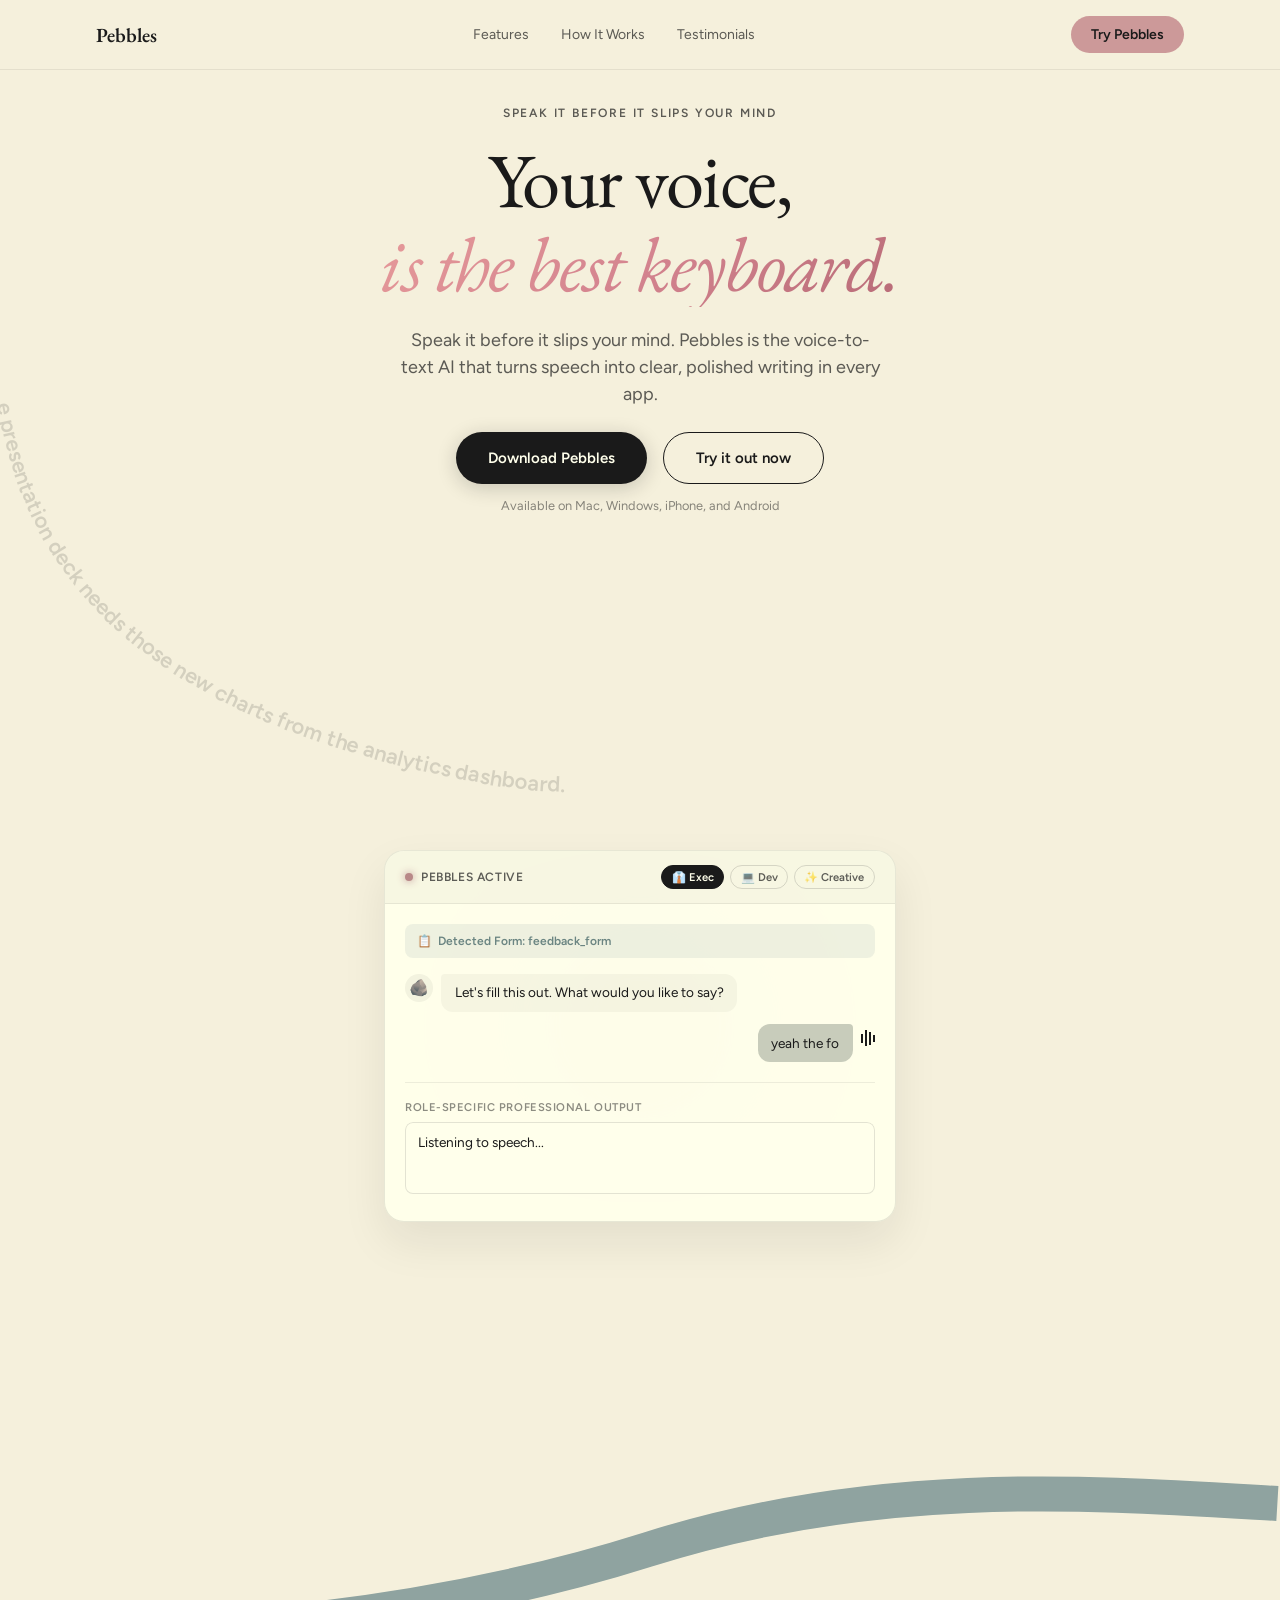
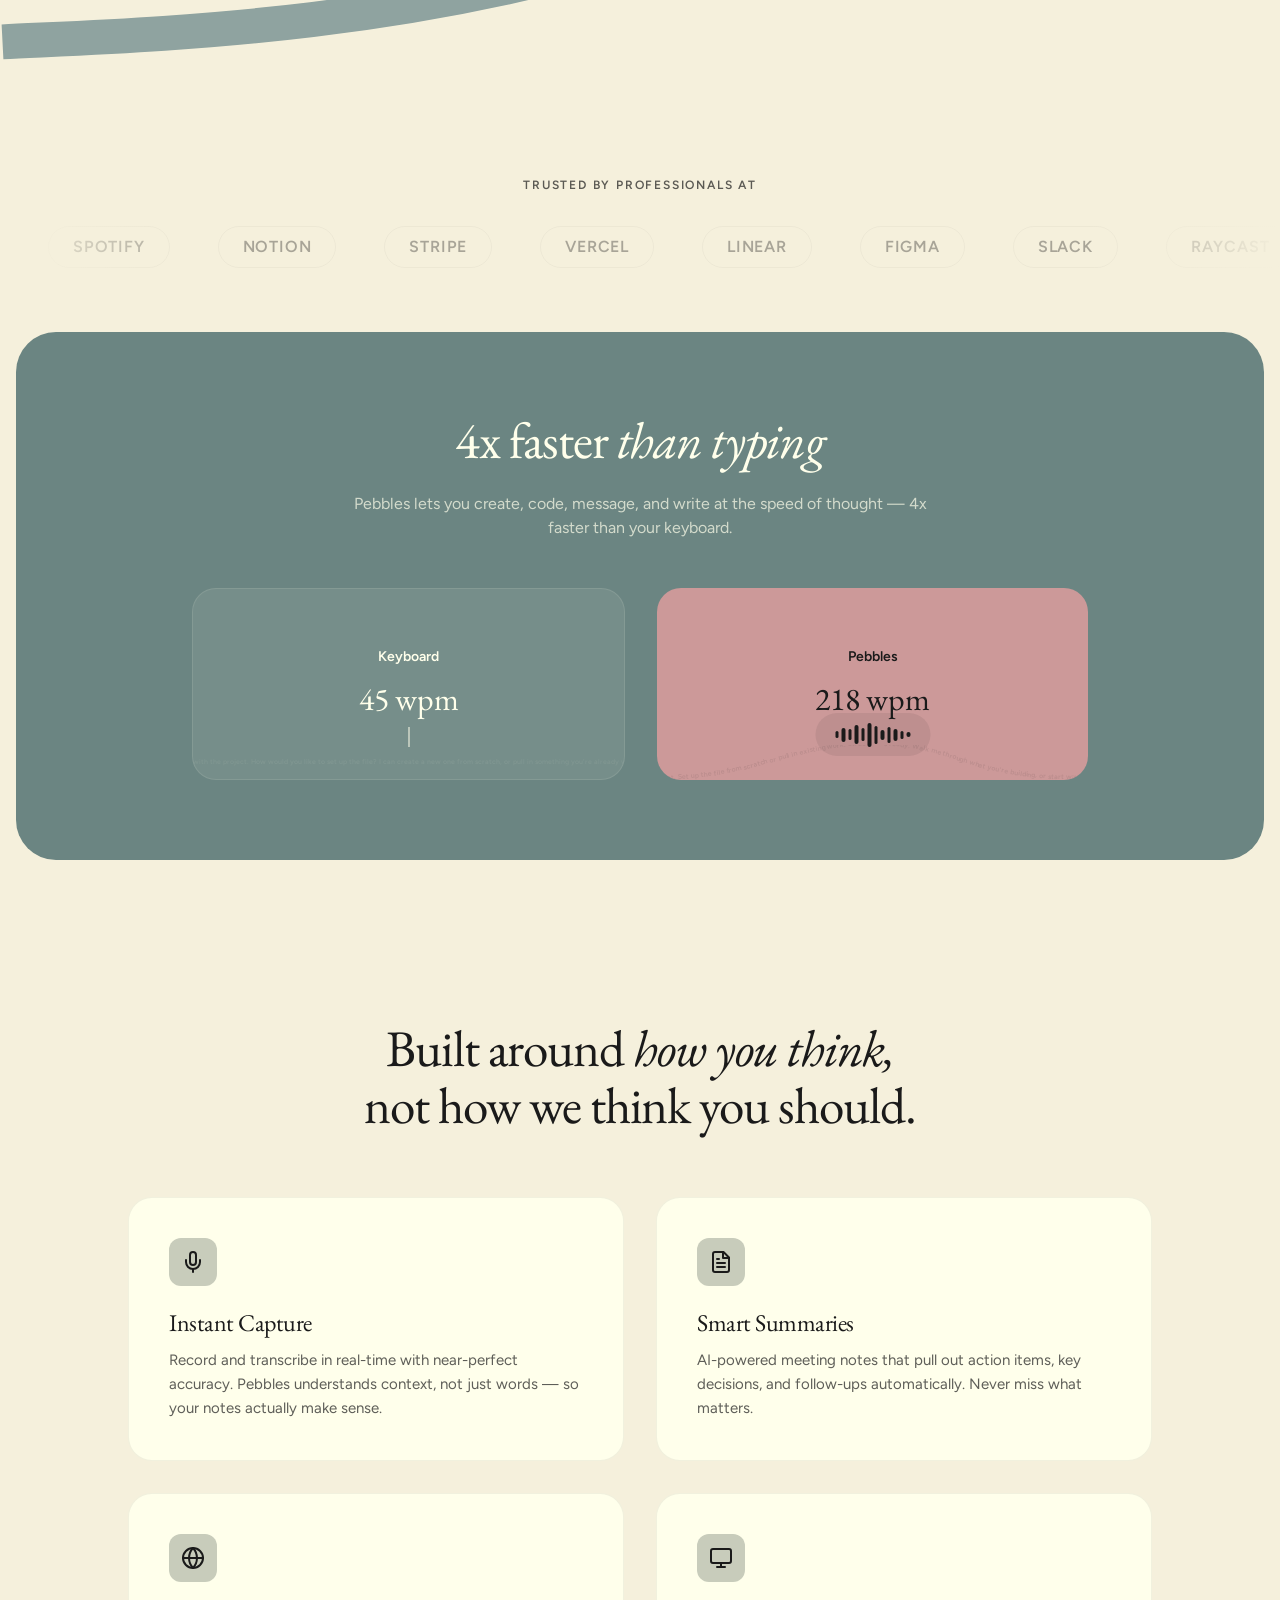
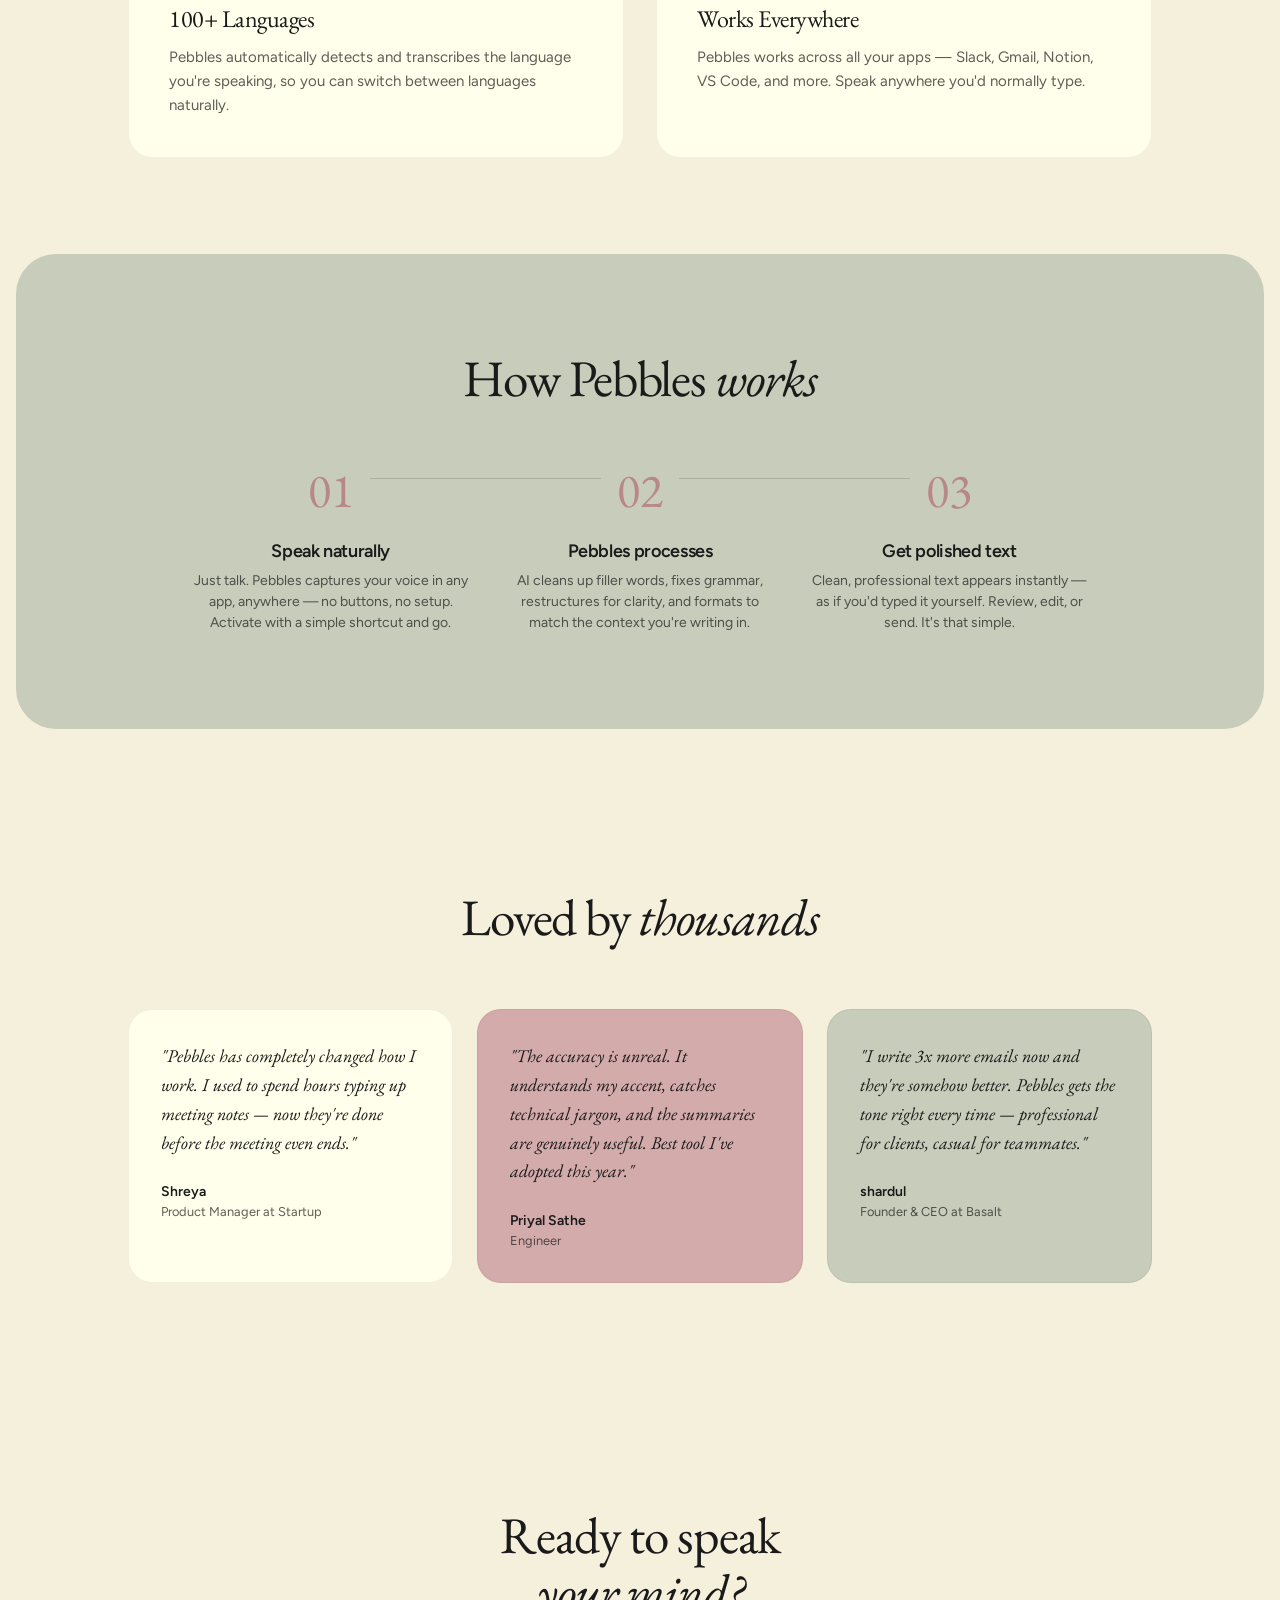
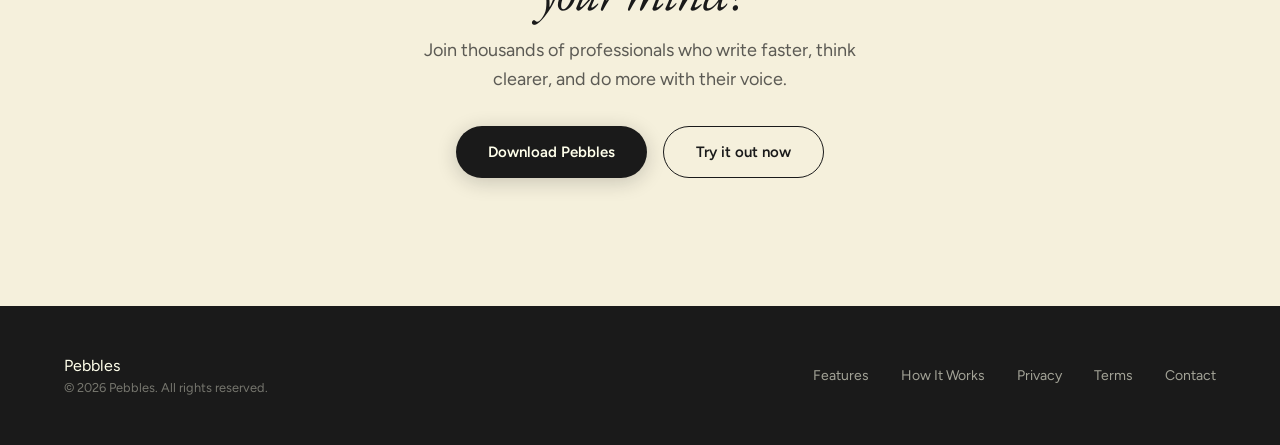
<file: index.html>
<!DOCTYPE html>
<html lang="en">
<head>
  <meta charset="UTF-8">
  <meta name="viewport" content="width=device-width, initial-scale=1.0">
  <title>Pebbles — Voice AI That Understands</title>
  <meta name="description" content="Pebbles is the voice AI that captures every word and turns speech into actionable insight. 4x faster than typing.">
  <meta property="og:title" content="Pebbles — Voice AI That Understands">
  <meta property="og:description" content="The voice AI that captures every word and turns speech into actionable insight.">
  <meta property="og:type" content="website">

  <!-- Fonts: EB Garamond + Figtree (same as WisprFlow) -->
  <link rel="preconnect" href="https://fonts.googleapis.com">
  <link rel="preconnect" href="https://fonts.gstatic.com" crossorigin>
  <link href="https://fonts.googleapis.com/css2?family=EB+Garamond:ital,wght@0,400;0,500;0,600;0,700;1,400;1,500;1,600&family=Figtree:wght@400;500;600;700&display=swap" rel="stylesheet">

  <link rel="stylesheet" href="style.css">
</head>
<body>

  <!-- ============================================= -->
  <!-- NAVIGATION -->
  <!-- ============================================= -->
  <nav class="nav" id="nav">
    <div class="nav_container">
      <a href="#" class="nav_logo">Pebbles</a>
      <div class="nav_links" id="nav-links">
        <a href="#features">Features</a>
        <a href="#how-it-works">How It Works</a>
        <a href="#testimonials">Testimonials</a>
      </div>
      <a href="https://docs.google.com/forms/d/e/1FAIpQLSdZb7-8G7rv9Hu3mr5i1wXD-w5jB1E7PfCH_Gp_JAqDbGonAw/viewform" target="_blank" rel="noopener noreferrer" class="nav_cta">Try Pebbles</a>
      <button class="nav_hamburger" id="nav-hamburger" aria-label="Toggle menu">
        <span></span>
        <span></span>
        <span></span>
      </button>
    </div>
  </nav>


  <main>
    <!-- ============================================= -->
    <!-- HERO SECTION -->
    <!-- ============================================= -->
    <section class="hero" id="hero">
      <div class="hero_content">
        <div class="hero_tag">Speak it before it slips your mind</div>
        <h1 class="hero_heading">Your voice,<br><em>is the best keyboard.</em></h1>
        <p class="hero_subheading">Speak it before it slips your mind. Pebbles is the voice-to-text AI that turns speech into clear, polished writing in every app.</p>
        <div class="hero_buttons">
          <a href="#download" class="btn btn-primary" id="btn-download-hero">Download Pebbles</a>
          <a href="https://docs.google.com/forms/d/e/1FAIpQLSdZb7-8G7rv9Hu3mr5i1wXD-w5jB1E7PfCH_Gp_JAqDbGonAw/viewform" target="_blank" rel="noopener noreferrer" class="btn btn-outline" id="btn-try-hero">Try it out now</a>
        </div>
        <p class="hero_platforms">Available on Mac, Windows, iPhone, and Android</p>
      </div>
    </section>

    <!-- ============================================= -->
    <!-- HERO RIBBON ANIMATION (WisprFlow-style) -->
    <!-- ============================================= -->
    <div class="hero_ribbon" id="hero-ribbon">
      <!-- Left ribbon: curved path with scrolling text -->
      <svg class="hero_ribbon-svg is-left" viewBox="0 0 1048 594" fill="none" xmlns="http://www.w3.org/2000/svg">
        <path id="ribbon-curve-1" d="M0.6 50.9 C17.5 143.3 62 299.9 398.6 360.3 C594 395.3 772.8 285.9 668.7 149.3 C564.7 12.6 340.7 271 667 470.4 C719.7 506.6 817.5 561.3 1046.4 565.2" stroke="none" fill="none"/>
        <text>
          <textPath id="ribbon-text-1" href="#ribbon-curve-1">
            Hey, so I was thinking about the meeting notes from yesterday — can you pull up the action items? I think Sarah mentioned the Q3 targets need updating, and we should probably loop in the design team before Friday. Also, remind me to follow up with the client about the revised timeline. Oh, and one more thing — the presentation deck needs those new charts from the analytics dashboard.
          </textPath>
          <animate attributeName="x" dur="18s" values="-3000; 0" repeatCount="indefinite"/>
        </text>
        <style>
          #ribbon-text-1 {
            font-family: 'Figtree', sans-serif;
            font-size: 18px;
            font-weight: 600;
          
            fill: rgba(30, 30, 30, 0.15);
            baseline-shift: -20%;
          }
        </style>
      </svg>

      <!-- Center interactive mockup container -->
      <div class="hero_ribbon-center">
        <!-- Glow effect behind card -->
        <div class="hero_ribbon-blob"></div>
        
        <!-- Interactive Card -->
        <div class="pebbles_mockup-card">
          <div class="mockup_header">
            <div class="mockup_dot-wrap">
              <span class="mockup_dot is-active"></span>
              <span class="mockup_status">Pebbles Active</span>
            </div>
            <div class="mockup_role-pills">
              <button class="role_pill active" data-role="executive">👔 Exec</button>
              <button class="role_pill" data-role="developer">💻 Dev</button>
              <button class="role_pill" data-role="creative">✨ Creative</button>
            </div>
          </div>
          
          <div class="mockup_body">
            <div class="mockup_banner">
              <span class="icon">📋</span> Detected Form: feedback_form
            </div>
            
            <div class="mockup_chat">
              <div class="chat_bubble assistant">
                <span class="avatar">🪨</span>
                <p>Let's fill this out. What would you like to say?</p>
              </div>
              
              <div class="chat_bubble user">
                <div class="voice_wave-mini" id="voice-wave-mini">
                  <span></span><span></span><span></span><span></span>
                </div>
                <p id="typed-casual-speech">Speaking...</p>
              </div>
            </div>
            
            <div class="mockup_field">
              <label>Role-Specific Professional Output</label>
              <div class="input_container">
                <textarea id="mockup-textarea" readonly>Select a role or let speech finish...</textarea>
                <div class="shimmer-line" id="mockup-shimmer"></div>
              </div>
            </div>
          </div>
        </div>
      </div>

      <!-- Right ribbon: second curved path -->
      <svg class="hero_ribbon-svg is-right" viewBox="0 0 1024 620" fill="none" xmlns="http://www.w3.org/2000/svg">
        <path id="ribbon-curve-2" d="M2 563.9 C111.6 558.3 316.5 554 518 490.1 C703 431.3 875.3 444.5 1021.9 453.2" stroke="var(--teal)" stroke-width="28" fill="none"/>
        <text>
          <textPath id="ribbon-text-2" href="#ribbon-curve-2">
            Meeting notes captured. Action items: Update Q3 targets, loop in design team before Friday, follow up with client on revised timeline, update presentation deck with analytics charts. All tasks synced to your project board.
          </textPath>
          <animate attributeName="x" dur="33s" values="-3000; 0" repeatCount="indefinite"/>
        </text>
        <style>
          #ribbon-text-2 {
            font-family: 'Figtree', sans-serif;
            font-size: 18px;
            font-weight: 600;
            fill: var(--cream-light);
            baseline-shift: -30%;
          }
        </style>
      </svg>
    </div>


    <!-- ============================================= -->
    <!-- TRUSTED BY / MARQUEE -->
    <!-- ============================================= -->
    <section class="marquee" id="trusted-by">
      <div class="marquee_label">Trusted by professionals at</div>
      <div class="marquee_track">
        <div class="marquee_content">
          <div class="marquee_logo-item">Spotify</div>
          <div class="marquee_logo-item">Notion</div>
          <div class="marquee_logo-item">Stripe</div>
          <div class="marquee_logo-item">Vercel</div>
          <div class="marquee_logo-item">Linear</div>
          <div class="marquee_logo-item">Figma</div>
          <div class="marquee_logo-item">Slack</div>
          <div class="marquee_logo-item">Raycast</div>
          <!-- Duplicate for seamless loop -->
          <div class="marquee_logo-item">Spotify</div>
          <div class="marquee_logo-item">Notion</div>
          <div class="marquee_logo-item">Stripe</div>
          <div class="marquee_logo-item">Vercel</div>
          <div class="marquee_logo-item">Linear</div>
          <div class="marquee_logo-item">Figma</div>
          <div class="marquee_logo-item">Slack</div>
          <div class="marquee_logo-item">Raycast</div>
        </div>
      </div>
    </section>


    <!-- ============================================= -->
    <!-- SPEED SECTION (dark teal, rounded) -->
    <!-- ============================================= -->
    <section class="speed" id="speed">
      <div class="speed_content fade-in">
        <h2 class="speed_heading">4x faster <em>than typing</em></h2>
        <p class="speed_subtext">Pebbles lets you create, code, message, and write at the speed of thought — 4x faster than your keyboard.</p>
      </div>

      <div class="speed_cards fade-in">
        <div class="speed_card is-slow">
          <div class="speed_card-label">Keyboard</div>
          <div class="speed_card-metric" data-count="45">0 wpm</div>
          <!-- Straight line marquee -->
          <svg class="speed_wave" viewBox="0 0 928 76" xmlns="http://www.w3.org/2000/svg">
            <path id="speed-straight" d="M0 44 H2000" stroke="none" fill="none"/>
            <text>
              <textPath href="#speed-straight" fill="rgba(255,255,235,0.25)" font-family="Figtree, sans-serif" font-size="15" font-weight="600">
                I'm getting started with the project. How would you like to set up the file? I can create a new one from scratch, or pull in something you're already working with. What sounds good? I'm getting started with the project.
              </textPath>
              <animate attributeName="x" dur="17s" values="0; -928" repeatCount="indefinite"/>
            </text>
          </svg>
          <!-- Typing cursor animation -->
          <div class="speed_typing-cursor"></div>
        </div>

        <div class="speed_card is-fast">
          <div class="speed_card-shimmer"></div>
          <div class="speed_card-label">Pebbles</div>
          <div class="speed_card-metric" data-count="220">0 wpm</div>
          <!-- Wavy line marquee -->
          <svg class="speed_wave" viewBox="0 0 928 76" xmlns="http://www.w3.org/2000/svg">
            <path id="speed-wave" d="M0.5 74.8 C216 74.8 283.1 0.5 467.5 0.8 C650.4 1.1 649 74.8 927.5 74.8" stroke="none" fill="none"/>
            <text>
              <textPath href="#speed-wave" fill="rgba(26,26,26,0.3)" font-family="Figtree, sans-serif" font-size="15" font-weight="600">
                Getting started with the project. Set up the file from scratch or pull in existing work. Structure is ready. Walk me through what you're building, or start with a template. Getting started with the project.
              </textPath>
              <animate attributeName="x" dur="12s" values="0; -928" repeatCount="indefinite"/>
            </text>
          </svg>
          <!-- Animated audio visualization pill -->
          <div class="speed_pill">
            <div class="speed_pill-bars-wrap">
              <span class="bar" style="--i:0"></span>
              <span class="bar" style="--i:1"></span>
              <span class="bar" style="--i:2"></span>
              <span class="bar" style="--i:3"></span>
              <span class="bar" style="--i:4"></span>
              <span class="bar" style="--i:5"></span>
              <span class="bar" style="--i:6"></span>
              <span class="bar" style="--i:7"></span>
              <span class="bar" style="--i:8"></span>
              <span class="bar" style="--i:9"></span>
              <span class="bar" style="--i:10"></span>
              <span class="bar" style="--i:11"></span>
            </div>
          </div>
        </div>
      </div>
    </section>


    <!-- ============================================= -->
    <!-- FEATURES SECTION -->
    <!-- ============================================= -->
    <section class="features" id="features">
      <div class="features_heading fade-in">
        <h2 class="interactive-heading">
          <span class="heading-line line-1">Built around <em>how you think,</em></span>
          <span class="heading-line line-2">not how we think you should.</span>
        </h2>
      </div>

      <div class="features_grid">
        <div class="feature_card fade-in" data-delay="0">
          <div class="feature_icon">
            <svg xmlns="http://www.w3.org/2000/svg" viewBox="0 0 24 24" fill="none" stroke="currentColor" stroke-width="2" stroke-linecap="round" stroke-linejoin="round">
              <path d="M12 2a3 3 0 0 0-3 3v7a3 3 0 0 0 6 0V5a3 3 0 0 0-3-3Z"/>
              <path d="M19 10v2a7 7 0 0 1-14 0v-2"/>
              <line x1="12" x2="12" y1="19" y2="22"/>
            </svg>
          </div>
          <h3 class="feature_title">Instant Capture</h3>
          <p class="feature_desc">Record and transcribe in real-time with near-perfect accuracy. Pebbles understands context, not just words — so your notes actually make sense.</p>
        </div>

        <div class="feature_card fade-in" data-delay="100">
          <div class="feature_icon">
            <svg xmlns="http://www.w3.org/2000/svg" viewBox="0 0 24 24" fill="none" stroke="currentColor" stroke-width="2" stroke-linecap="round" stroke-linejoin="round">
              <path d="M14.5 2H6a2 2 0 0 0-2 2v16a2 2 0 0 0 2 2h12a2 2 0 0 0 2-2V7.5L14.5 2z"/>
              <polyline points="14 2 14 8 20 8"/>
              <line x1="16" x2="8" y1="13" y2="13"/>
              <line x1="16" x2="8" y1="17" y2="17"/>
              <polyline points="10 9 9 9 8 9"/>
            </svg>
          </div>
          <h3 class="feature_title">Smart Summaries</h3>
          <p class="feature_desc">AI-powered meeting notes that pull out action items, key decisions, and follow-ups automatically. Never miss what matters.</p>
        </div>

        <div class="feature_card fade-in" data-delay="200">
          <div class="feature_icon">
            <svg xmlns="http://www.w3.org/2000/svg" viewBox="0 0 24 24" fill="none" stroke="currentColor" stroke-width="2" stroke-linecap="round" stroke-linejoin="round">
              <circle cx="12" cy="12" r="10"/>
              <line x1="2" x2="22" y1="12" y2="12"/>
              <path d="M12 2a15.3 15.3 0 0 1 4 10 15.3 15.3 0 0 1-4 10 15.3 15.3 0 0 1-4-10 15.3 15.3 0 0 1 4-10z"/>
            </svg>
          </div>
          <h3 class="feature_title">100+ Languages</h3>
          <p class="feature_desc">Pebbles automatically detects and transcribes the language you're speaking, so you can switch between languages naturally.</p>
        </div>

        <div class="feature_card fade-in" data-delay="300">
          <div class="feature_icon">
            <svg xmlns="http://www.w3.org/2000/svg" viewBox="0 0 24 24" fill="none" stroke="currentColor" stroke-width="2" stroke-linecap="round" stroke-linejoin="round">
              <rect x="2" y="3" width="20" height="14" rx="2" ry="2"/>
              <line x1="8" x2="16" y1="21" y2="21"/>
              <line x1="12" x2="12" y1="17" y2="21"/>
            </svg>
          </div>
          <h3 class="feature_title">Works Everywhere</h3>
          <p class="feature_desc">Pebbles works across all your apps — Slack, Gmail, Notion, VS Code, and more. Speak anywhere you'd normally type.</p>
        </div>
      </div>
    </section>


    <!-- ============================================= -->
    <!-- HOW IT WORKS -->
    <!-- ============================================= -->
    <section class="how-it-works" id="how-it-works">
      <div class="how_heading fade-in">
        <h2>How Pebbles <em class="giggle">works</em></h2>

      </div>

      <div class="how_steps">
        <div class="how_step fade-in" data-delay="0">
          <div class="how_step-number">01</div>
          <h3 class="how_step-title">Speak naturally</h3>
          <p class="how_step-desc">Just talk. Pebbles captures your voice in any app, anywhere — no buttons, no setup. Activate with a simple shortcut and go.</p>
        </div>
        <div class="how_step fade-in" data-delay="150">
          <div class="how_step-number">02</div>
          <h3 class="how_step-title">Pebbles processes</h3>
          <p class="how_step-desc">AI cleans up filler words, fixes grammar, restructures for clarity, and formats to match the context you're writing in.</p>
        </div>
        <div class="how_step fade-in" data-delay="300">
          <div class="how_step-number">03</div>
          <h3 class="how_step-title">Get polished text</h3>
          <p class="how_step-desc">Clean, professional text appears instantly — as if you'd typed it yourself. Review, edit, or send. It's that simple.</p>
        </div>
      </div>
    </section>


    <!-- ============================================= -->
    <!-- TESTIMONIALS -->
    <!-- ============================================= -->
    <section class="testimonials" id="testimonials">
      <div class="testi_heading fade-in">
        <h2>Loved by <em>thousands</em></h2>
      </div>

      <div class="testi_grid">
        <div class="testi_card fade-in" data-delay="0">
          <p class="testi_quote">"Pebbles has completely changed how I work. I used to spend hours typing up meeting notes — now they're done before the meeting even ends."</p>
          <div class="testi_author">Shreya</div>
          <div class="testi_role">Product Manager at Startup</div>
        </div>
        <div class="testi_card fade-in" data-delay="100">
          <p class="testi_quote">"The accuracy is unreal. It understands my accent, catches technical jargon, and the summaries are genuinely useful. Best tool I've adopted this year."</p>
          <div class="testi_author">Priyal Sathe</div>
          <div class="testi_role">Engineer</div>
        </div>
        <div class="testi_card fade-in" data-delay="200">
          <p class="testi_quote">"I write 3x more emails now and they're somehow better. Pebbles gets the tone right every time — professional for clients, casual for teammates."</p>
          <div class="testi_author">shardul</div>
          <div class="testi_role">Founder & CEO at Basalt</div>
        </div>
      </div>
    </section>


    <!-- ============================================= -->
    <!-- FINAL CTA -->
    <!-- ============================================= -->
    <section class="final-cta" id="download">
      <div class="final-cta_content fade-in">
        <h2>Ready to speak<br><em>your mind?</em></h2>
        <p class="final-cta_subtext">Join thousands of professionals who write faster, think clearer, and do more with their voice.</p>
        <div class="hero_buttons">
          <a href="#" class="btn btn-primary" id="btn-download-footer">Download Pebbles</a>
          <a href="https://docs.google.com/forms/d/e/1FAIpQLSdZb7-8G7rv9Hu3mr5i1wXD-w5jB1E7PfCH_Gp_JAqDbGonAw/viewform" target="_blank" rel="noopener noreferrer" class="btn btn-outline" id="btn-try-footer">Try it out now</a>
        </div>
      </div>
    </section>
  </main>


  <!-- ============================================= -->
  <!-- FOOTER -->
  <!-- ============================================= -->
  <footer class="footer">
    <div class="footer_container">
      <div class="footer_left">
        <div class="footer_brand">Pebbles</div>
        <div class="footer_copy">&copy; 2026 Pebbles. All rights reserved.</div>
      </div>
      <div class="footer_links">
        <a href="#features">Features</a>
        <a href="#how-it-works">How It Works</a>
        <a href="#">Privacy</a>
        <a href="#">Terms</a>
        <a href="#">Contact</a>
      </div>
    </div>
  </footer>

  <script src="main.js"></script>
</body>
</html>
</file>
<file: style.css>
/* ==========================================================================
   Design System & Custom Properties
   ========================================================================== */
:root {
  /* Colors */
  --rose: #CC9999;
  --rose-light: #D4ABAB;
  --rose-dark: #B88888;
  --cream: #F5F0DC;
  --cream-light: #FFFFEB;
  --sage: #C8CCBB;
  --sage-dark: #B0B5A3;
  --teal: #8FA3A0;
  --teal-dark: #6B8582;
  --dark: #1A1A1A;
  --dark-70: rgba(26, 26, 26, 0.7);
  --dark-50: rgba(26, 26, 26, 0.5);
  --light: #FFFFEB;

  /* Typography */
  --font-heading: 'EB Garamond', serif;
  --font-body: 'Figtree', sans-serif;
  
  /* Layout */
  --max-width: 72rem;
  --section-padding: 6rem 2rem;
}

/* ==========================================================================
   Global Reset & Base
   ========================================================================== */
*, *::before, *::after {
  box-sizing: border-box;
  margin: 0;
  padding: 0;
}

html {
  scroll-behavior: smooth;
  font-size: 16px;
  -webkit-font-smoothing: antialiased;
  -moz-osx-font-smoothing: grayscale;
}

body {
  background-color: var(--cream);
  color: var(--dark);
  font-family: var(--font-body);
  line-height: 1.5;
  overflow-x: hidden;
}

h1, h2, h3, h4, h5, h6 {
  font-family: var(--font-heading);
  font-weight: 400;
  letter-spacing: -0.02em;
  line-height: 1.1;
}

h1 {
  font-size: clamp(3rem, 6vw, 5rem);
}

h2 {
  font-size: clamp(2rem, 4vw, 3.5rem);
}

h1 em, h2 em, h3 em {
  font-style: italic;
  font-family: var(--font-heading);
}

img {
  max-width: 100%;
  display: block;
}

a {
  text-decoration: none;
  color: inherit;
}

/* ==========================================================================
   Navigation (.nav)
   ========================================================================== */
.nav {
  position: fixed;
  top: 0;
  left: 0;
  width: 100%;
  z-index: 1000;
  background: rgba(245, 240, 220, 0.85);
  backdrop-filter: blur(20px);
  -webkit-backdrop-filter: blur(20px);
  border-bottom: 1px solid rgba(26, 26, 26, 0.08);
  transition: box-shadow 300ms ease;
}

.nav.scrolled {
  box-shadow: 0 4px 30px rgba(26, 26, 26, 0.08);
}

.nav_container {
  max-width: var(--max-width);
  margin: 0 auto;
  padding: 1rem 2rem;
  display: flex;
  justify-content: space-between;
  align-items: center;
}

.nav_logo {
  font-family: var(--font-heading);
  font-weight: 600;
  font-size: 1.25rem;
  color: var(--dark);
}

.nav_links {
  display: flex;
  gap: 2rem;
  align-items: center;
}

.nav_links a {
  font-family: var(--font-body);
  font-size: 0.875rem;
  color: var(--dark-70);
  transition: color 300ms ease;
}

.nav_links a:hover {
  color: var(--dark);
}

.nav_cta {
  background: var(--rose);
  color: var(--dark);
  border-radius: 100px;
  padding: 0.5rem 1.25rem;
  font-weight: 600;
  font-size: 0.875rem;
  transition: all 300ms ease;
}

.nav_cta:hover {
  transform: scale(1.03);
  box-shadow: 0 4px 15px rgba(204, 153, 153, 0.4);
}

.nav_hamburger {
  display: none;
  background: none;
  border: none;
  cursor: pointer;
  padding: 0.5rem;
}

.nav_hamburger span {
  display: block;
  width: 24px;
  height: 2px;
  background: var(--dark);
  margin-bottom: 4px;
  transition: all 0.3s;
}

.nav_hamburger span:last-child {
  margin-bottom: 0;
}

/* ==========================================================================
   Buttons
   ========================================================================== */
.btn {
  display: inline-flex;
  align-items: center;
  gap: 0.5rem;
  padding: 0.875rem 2rem;
  border-radius: 100px;
  font-family: var(--font-body);
  font-weight: 600;
  font-size: 0.9375rem;
  cursor: pointer;
  transition: all 300ms ease;
  text-decoration: none;
  border: none;
}

.btn:hover {
  transform: translateY(-2px);
}

.btn-primary {
  background: var(--dark);
  color: var(--cream-light);
  box-shadow: 0 4px 20px rgba(26, 26, 26, 0.2);
}

.btn-primary:hover {
  box-shadow: 0 8px 30px rgba(26, 26, 26, 0.3);
}

.btn-outline {
  background: transparent;
  border: 1.5px solid var(--dark);
  color: var(--dark);
}

.btn-outline:hover {
  background: var(--dark);
  color: var(--cream-light);
}

/* ==========================================================================
   Hero Section (.hero)
   ========================================================================== */
.hero {
  padding-top: 6.5rem;
  padding-bottom: 0;
  text-align: center;
  padding-inline: 2rem;
}

.hero_tag {
  text-transform: uppercase;
  letter-spacing: 0.15em;
  font-size: 0.75rem;
  font-family: var(--font-body);
  color: var(--dark-70);
  margin-bottom: 1rem;
  font-weight: 600;
}

.hero_heading {
  margin-bottom: 1.25rem;
  max-width: 64rem;
  margin-inline: auto;
}

.hero_heading em {
  font-style: italic;
  font-family: var(--font-heading);
  background: linear-gradient(135deg, #E69A9A 0%, #D4848F 50%, #B86B77 100%);
  -webkit-background-clip: text;
  -webkit-text-fill-color: transparent;
  display: inline-block;
}

.hero_subheading {
  font-size: 1.125rem;
  color: var(--dark-70);
  max-width: 30rem;
  margin: 0 auto;
  line-height: 1.5;
}

.hero_buttons {
  display: flex;
  gap: 1rem;
  justify-content: center;
  margin-top: 1.5rem;
}

.hero_platforms {
  font-size: 0.8rem;
  color: var(--dark-50);
  margin-top: 0.75rem;
  margin-bottom: 0;
}

/* ==========================================================================
   Hero Ribbon Animation (.hero_ribbon)
   ========================================================================== */
.hero_ribbon {
  position: relative;
  width: 100%;
  overflow: hidden;
  margin-top: -11rem;
  pointer-events: none;
  z-index: 0;
}

.hero_ribbon svg {
  width: 100%;
  height: auto;
  display: block;
}

.hero_ribbon-center {
  position: absolute;
  top: 50%;
  left: 50%;
  transform: translate(-50%, -50%);
  width: 32rem;
  max-width: 92vw;
  height: 22rem;
  z-index: 10;
}

.hero_ribbon-blob {
  position: absolute;
  top: 0;
  left: 0;
  width: 100%;
  height: 100%;
  border-radius: 50%;
  background: radial-gradient(circle, rgba(212, 171, 171, 0.4) 0%, rgba(245, 240, 220, 0) 70%);
  z-index: 0;
  pointer-events: none;
  transform: translate3d(0,0,0);
  will-change: transform;
  animation: blobPulse 6s ease-in-out infinite alternate;
}

/* Interactive Card Styles */
.pebbles_mockup-card {
  background: rgba(255, 255, 235, 0.94);
  border: 1px solid rgba(26, 26, 26, 0.1);
  border-radius: 1.25rem;
  width: 100%;
  box-shadow: 0 20px 45px rgba(26, 26, 26, 0.08);
  position: relative;
  pointer-events: auto; /* Allow interactions! */
  z-index: 10;
  text-align: left;
  font-family: var(--font-body);
  overflow: hidden;
}

.mockup_header {
  background: rgba(26, 26, 26, 0.03);
  padding: 0.875rem 1.25rem;
  display: flex;
  justify-content: space-between;
  align-items: center;
  border-bottom: 1px solid rgba(26, 26, 26, 0.08);
}

.mockup_dot-wrap {
  display: flex;
  align-items: center;
  gap: 0.5rem;
}

.mockup_dot {
  width: 8px;
  height: 8px;
  border-radius: 50%;
  background: var(--teal);
}

.mockup_dot.is-active {
  background: var(--rose-dark);
  box-shadow: 0 0 8px var(--rose-dark);
  animation: pulseActive 1.5s infinite alternate;
}

@keyframes pulseActive {
  0% { opacity: 0.5; }
  100% { opacity: 1; }
}

.mockup_status {
  font-size: 0.75rem;
  font-weight: 600;
  color: var(--dark-70);
  text-transform: uppercase;
  letter-spacing: 0.05em;
}

.mockup_role-pills {
  display: flex;
  gap: 0.35rem;
}

.role_pill {
  background: transparent;
  border: 1px solid rgba(26, 26, 26, 0.15);
  border-radius: 100px;
  padding: 0.25rem 0.6rem;
  font-size: 0.7rem;
  font-weight: 600;
  cursor: pointer;
  color: var(--dark-70);
  transition: all 0.3s ease;
  font-family: var(--font-body);
  outline: none;
}

.role_pill:hover {
  background: rgba(26, 26, 26, 0.05);
  color: var(--dark);
}

.role_pill.active {
  background: var(--dark);
  border-color: var(--dark);
  color: var(--cream-light);
}

.mockup_body {
  padding: 1.25rem;
}

.mockup_banner {
  background: rgba(143, 163, 160, 0.15);
  color: var(--teal-dark);
  font-size: 0.75rem;
  font-weight: 600;
  padding: 0.5rem 0.75rem;
  border-radius: 0.5rem;
  margin-bottom: 1rem;
  display: flex;
  align-items: center;
  gap: 0.4rem;
}

.mockup_chat {
  display: flex;
  flex-direction: column;
  gap: 0.75rem;
  margin-bottom: 1.25rem;
}

.chat_bubble {
  display: flex;
  gap: 0.5rem;
  align-items: flex-start;
  max-width: 85%;
}

.chat_bubble.assistant {
  align-self: flex-start;
}

.chat_bubble.user {
  align-self: flex-end;
  flex-direction: row-reverse;
  text-align: right;
}

.chat_bubble .avatar {
  font-size: 1rem;
  background: rgba(26, 26, 26, 0.05);
  width: 1.75rem;
  height: 1.75rem;
  border-radius: 50%;
  display: flex;
  align-items: center;
  justify-content: center;
  flex-shrink: 0;
}

.chat_bubble p {
  background: rgba(26, 26, 26, 0.04);
  padding: 0.6rem 0.85rem;
  border-radius: 0.25rem 0.75rem 0.75rem 0.75rem;
  font-size: 0.85rem;
  line-height: 1.4;
  color: var(--dark);
  margin: 0;
}

.chat_bubble.user p {
  background: var(--sage);
  border-radius: 0.75rem 0.25rem 0.75rem 0.75rem;
}

.voice_wave-mini {
  display: flex;
  align-items: center;
  gap: 2px;
  height: 1rem;
  margin-top: 0.4rem;
}

.voice_wave-mini.paused span {
  animation-play-state: paused;
  height: 4px;
}

.voice_wave-mini span {
  display: block;
  width: 2px;
  height: 60%;
  background: var(--dark);
  animation: miniPulse 0.5s ease-in-out infinite alternate;
}

.voice_wave-mini span:nth-child(2) { animation-delay: 0.1s; height: 100%; }
.voice_wave-mini span:nth-child(3) { animation-delay: 0.2s; height: 80%; }
.voice_wave-mini span:nth-child(4) { animation-delay: 0.3s; height: 40%; }

@keyframes miniPulse {
  0% { transform: scaleY(0.4); }
  100% { transform: scaleY(1); }
}

.mockup_field {
  border-top: 1px solid rgba(26, 26, 26, 0.08);
  padding-top: 1rem;
}

.mockup_field label {
  font-size: 0.7rem;
  font-weight: 600;
  color: var(--dark-50);
  text-transform: uppercase;
  letter-spacing: 0.05em;
  display: block;
  margin-bottom: 0.4rem;
}

.input_container {
  position: relative;
  overflow: hidden;
  border-radius: 0.5rem;
}

#mockup-textarea {
  width: 100%;
  height: 4.5rem;
  background: var(--cream-light);
  border: 1px solid rgba(26, 26, 26, 0.12);
  border-radius: 0.5rem;
  padding: 0.6rem 0.75rem;
  font-family: var(--font-body);
  font-size: 0.85rem;
  color: var(--dark);
  resize: none;
  outline: none;
  line-height: 1.45;
  transition: border-color 0.3s ease;
}

/* Shimmer line inside input for magical translation visualization */
.shimmer-line {
  position: absolute;
  top: 0;
  left: -150%;
  width: 50%;
  height: 100%;
  background: linear-gradient(
    90deg,
    transparent,
    rgba(204, 153, 153, 0.4),
    transparent
  );
  pointer-events: none;
  z-index: 5;
}

.shimmer-line.active {
  animation: swipeShimmer 1s ease-in-out;
}

@keyframes swipeShimmer {
  0% { left: -150%; }
  100% { left: 150%; }
}

@keyframes blobPulse {
  0% { transform: scale(1); opacity: 0.4; }
  100% { transform: scale(1.15); opacity: 0.6; }
}

.hero_ribbon-svg.is-left {
  position: relative;
  z-index: 0;
}

.hero_ribbon-svg.is-right {
  position: relative;
  z-index: 0;
  margin-top: -8rem;
}



/* ==========================================================================
   Trusted By Marquee (.marquee)
   ========================================================================== */
.marquee {
  padding: 4rem 0;
}

.marquee_label {
  text-align: center;
  text-transform: uppercase;
  letter-spacing: 0.15em;
  font-size: 0.75rem;
  font-family: var(--font-body);
  color: var(--dark-70);
  margin-bottom: 2rem;
  font-weight: 600;
}

.marquee_track {
  overflow: hidden;
  position: relative;
  width: 100%;
  display: flex;
}

.marquee_track::before,
.marquee_track::after {
  content: '';
  position: absolute;
  top: 0;
  bottom: 0;
  width: 15%;
  z-index: 2;
  pointer-events: none;
}

.marquee_track::before {
  left: 0;
  background: linear-gradient(to right, var(--cream), transparent);
}

.marquee_track::after {
  right: 0;
  background: linear-gradient(to left, var(--cream), transparent);
}

.marquee_content {
  display: flex;
  gap: 3rem;
  align-items: center;
  animation: marqueeScroll 30s linear infinite;
  padding-left: 3rem; /* match gap */
  width: max-content;
}

.marquee_logo-item {
  font-family: var(--font-body);
  font-weight: 600;
  font-size: 1rem;
  color: var(--dark);
  opacity: 0.35;
  white-space: nowrap;
  letter-spacing: 0.05em;
  text-transform: uppercase;
  transition: opacity 300ms ease;
  flex-shrink: 0;
  padding: 0.5rem 1.5rem;
  border: 1px solid rgba(26, 26, 26, 0.1);
  border-radius: 100px;
}

.marquee_logo-item:hover {
  opacity: 0.7;
}

@keyframes marqueeScroll {
  from { transform: translateX(0); }
  to { transform: translateX(-50%); }
}

/* ==========================================================================
   Speed Section (.speed)
   ========================================================================== */
.speed {
  background: var(--teal-dark);
  border-radius: 2.5rem;
  color: var(--light);
  padding: 5rem 2rem;
  margin: 0 1rem 4rem 1rem;
  text-align: center;
}

.speed_heading {
  margin-bottom: 1.5rem;
}

.speed_subtext {
  color: rgba(255, 255, 235, 0.7);
  max-width: 38rem;
  margin: 0 auto;
}

.speed_cards {
  display: flex;
  gap: 2rem;
  margin-top: 3rem;
  max-width: 56rem;
  margin-inline: auto;
}

.speed_card {
  flex: 1;
  border-radius: 1.5rem;
  padding: 2rem;
  position: relative;
  overflow: hidden;
  min-height: 12rem;
  display: flex;
  flex-direction: column;
  justify-content: center;
  align-items: center;
  z-index: 1;
}




.speed_card-label {
  font-family: var(--font-body);
  font-weight: 600;
  font-size: 0.875rem;
  position: relative;
  z-index: 2;
}

.speed_card-metric {
  font-family: var(--font-heading);
  font-size: 2rem;
  margin-top: 0.5rem;
  position: relative;
  z-index: 2;
}

.speed_wave {
  position: absolute;
  bottom: 0;
  left: 0;
  width: 100%;
  opacity: 0.3;
  z-index: 0;
}

/* Typing cursor on keyboard card */
.speed_typing-cursor {
  position: absolute;
  bottom: 2rem;
  left: 50%;
  transform: translateX(-50%);
  width: 2px;
  height: 1.25rem;
  background: rgba(255, 255, 235, 0.5);
  animation: cursorBlink 1s step-end infinite;
  z-index: 2;
}

@keyframes cursorBlink {
  0%, 100% { opacity: 1; }
  50% { opacity: 0; }
}

/* Shimmer on Pebbles card */
.speed_card-shimmer {
  position: absolute;
  top: 0;
  left: -100%;
  width: 100%;
  height: 100%;
  background: linear-gradient(
    90deg,
    transparent 0%,
    rgba(255, 255, 255, 0.15) 50%,
    transparent 100%
  );
  animation: shimmerSlide 3s ease-in-out infinite;
  z-index: 1;
  pointer-events: none;
}

@keyframes shimmerSlide {
  0% { left: -100%; }
  100% { left: 100%; }
}

/* Card float animation */
.speed_card.is-slow {
  background: rgba(255, 255, 235, 0.08);
  border: 1px solid rgba(255, 255, 235, 0.1);
  animation: floatSlow 6s ease-in-out infinite;
}

.speed_card.is-fast {
  background: var(--rose);
  color: var(--dark);
  animation: floatFast 5s ease-in-out infinite;
}

@keyframes floatSlow {
  0%, 100% { transform: translateY(0); }
  50% { transform: translateY(-6px); }
}

@keyframes floatFast {
  0%, 100% { transform: translateY(0); }
  50% { transform: translateY(-8px); }
}

/* Audio visualization pill */
.speed_pill {
  position: absolute;
  bottom: 1.5rem;
  left: 50%;
  transform: translateX(-50%);
  background: rgba(26, 26, 26, 0.08);
  border-radius: 100px;
  padding: 0.6rem 1.25rem;
  z-index: 2;
}

.speed_pill-bars-wrap {
  display: flex;
  align-items: center;
  gap: 3px;
  height: 1.5rem;
}

.speed_pill-bars-wrap .bar {
  display: block;
  width: 3.5px;
  border-radius: 100px;
  background: var(--dark);
  animation: barPulse 0.8s ease-in-out infinite alternate;
  animation-delay: calc(var(--i) * 0.07s);
  min-height: 4px;
}

/* Each bar gets a different base height via nth-child */
.bar:nth-child(1) { height: 30%; }
.bar:nth-child(2) { height: 60%; }
.bar:nth-child(3) { height: 45%; }
.bar:nth-child(4) { height: 80%; }
.bar:nth-child(5) { height: 55%; }
.bar:nth-child(6) { height: 100%; }
.bar:nth-child(7) { height: 75%; }
.bar:nth-child(8) { height: 40%; }
.bar:nth-child(9) { height: 65%; }
.bar:nth-child(10) { height: 50%; }
.bar:nth-child(11) { height: 35%; }
.bar:nth-child(12) { height: 20%; }

@keyframes barPulse {
  0% { transform: scaleY(0.4); }
  100% { transform: scaleY(1); }
}

/* ==========================================================================
   Features Section (.features)
   ========================================================================== */
.features {
  padding: 6rem 2rem;
}

.features_heading {
  text-align: center;
  margin-bottom: 4rem;
}

.interactive-heading {
  display: inline-block;
  cursor: default;
}

.interactive-heading .heading-line {
  display: block;
  transition: transform 0.45s cubic-bezier(0.16, 1, 0.3, 1), color 0.45s ease, letter-spacing 0.45s cubic-bezier(0.16, 1, 0.3, 1);
}

.interactive-heading .heading-line em {
  font-style: italic;
  font-family: var(--font-heading);
  color: var(--dark);
  transition: color 0.45s ease, transform 0.45s cubic-bezier(0.16, 1, 0.3, 1);
  display: inline-block;
}

.interactive-heading:hover .line-1 {
  transform: translateY(-4px);
}

.interactive-heading:hover .line-2 {
  transform: translateY(2px);
  color: var(--dark-70);
}

.interactive-heading:hover em {
  color: var(--rose-dark);
  transform: scale(1.05) rotate(-0.5deg);
}

.features_grid {
  display: grid;
  grid-template-columns: repeat(2, 1fr);
  gap: 2rem;
  max-width: 64rem;
  margin: 0 auto;
}

.feature_card {
  background: var(--cream-light);
  border-radius: 1.5rem;
  padding: 2.5rem;
  border: 1px solid rgba(26, 26, 26, 0.06);
  transition: all 400ms ease;
}

.feature_card:hover {
  transform: translateY(-4px);
  box-shadow: 0 20px 40px rgba(26, 26, 26, 0.06);
}

.feature_icon {
  width: 3rem;
  height: 3rem;
  background: var(--sage);
  border-radius: 0.75rem;
  display: flex;
  align-items: center;
  justify-content: center;
  margin-bottom: 1.5rem;
}

.feature_icon svg {
  width: 1.5rem;
  height: 1.5rem;
  color: var(--dark);
}

.feature_title {
  font-family: var(--font-heading);
  font-size: 1.5rem;
  margin-bottom: 0.75rem;
}

.feature_desc {
  font-family: var(--font-body);
  font-size: 0.9375rem;
  color: var(--dark-70);
  line-height: 1.6;
}

/* ==========================================================================
   How It Works (.how-it-works)
   ========================================================================== */
.how-it-works {
  background: var(--sage);
  padding: 6rem 2rem;
  border-radius: 2.5rem;
  margin: 0 1rem 4rem 1rem;
}

.how_heading {
  text-align: center;
}

.how_steps {
  display: flex;
  gap: 2rem;
  max-width: 56rem;
  margin: 3rem auto 0;
  position: relative;
}

.how_step {
  flex: 1;
  text-align: center;
  position: relative;
  z-index: 1;
  transition: transform 0.4s cubic-bezier(0.16, 1, 0.3, 1);
}

.how_step:hover {
  transform: translateY(-8px);
}

/* Connector line with dynamic draw animation when step is visible */
.how_step:not(:last-child)::after {
  content: '';
  position: absolute;
  top: 1.5rem;
  right: -50%;
  width: 100%;
  height: 1px;
  background: rgba(26, 26, 26, 0.15);
  z-index: -1;
  transform: scaleX(0);
  transform-origin: left;
  transition: transform 1s cubic-bezier(0.16, 1, 0.3, 1) 0.5s;
}

.how_step.is-visible:not(:last-child)::after {
  transform: scaleX(1);
}

.how_step-number {
  font-family: var(--font-heading);
  font-size: 3rem;
  color: var(--rose-dark);
  margin-bottom: 1rem;
  background: var(--sage);
  display: inline-block;
  padding: 0 1rem;
  transition: color 0.4s ease, transform 0.4s cubic-bezier(0.16, 1, 0.3, 1);
}

.how_step:hover .how_step-number {
  color: var(--rose);
  transform: scale(1.1);
}

.how_step-title {
  font-family: var(--font-body);
  font-weight: 600;
  font-size: 1.125rem;
  margin-bottom: 0.5rem;
  transition: color 0.3s ease;
}

.how_step:hover .how_step-title {
  color: var(--dark);
}

.how_step-desc {
  font-size: 0.875rem;
  color: var(--dark-70);
  line-height: 1.5;
  font-family: var(--font-body);
}

/* ==========================================================================
   Testimonials (.testimonials)
   ========================================================================== */
.testimonials {
  padding: 6rem 2rem;
}

.testi_heading {
  text-align: center;
  margin-bottom: 4rem;
}

.testi_grid {
  display: grid;
  grid-template-columns: repeat(3, 1fr);
  gap: 1.5rem;
  max-width: 64rem;
  margin: 0 auto;
}

.testi_card {
  padding: 2rem;
  border-radius: 1.5rem;
  border: 1px solid rgba(26, 26, 26, 0.06);
}

.testi_card:nth-child(1) { background: var(--cream-light); }
.testi_card:nth-child(2) { background: var(--rose-light); }
.testi_card:nth-child(3) { background: var(--sage); }

.testi_quote {
  font-family: var(--font-heading);
  font-size: 1.125rem;
  font-style: italic;
  line-height: 1.6;
  margin-bottom: 1.5rem;
}

.testi_author {
  font-family: var(--font-body);
  font-weight: 600;
  font-size: 0.875rem;
}

.testi_role {
  font-family: var(--font-body);
  font-size: 0.8rem;
  color: var(--dark-70);
}

/* ==========================================================================
   Final CTA (.final-cta)
   ========================================================================== */
.final-cta {
  text-align: center;
  padding: 8rem 2rem;
  background: var(--cream);
}

.final-cta_subtext {
  font-size: 1.125rem;
  color: var(--dark-70);
  max-width: 30rem;
  margin: 1rem auto 2rem;
  line-height: 1.6;
}

/* ==========================================================================
   Footer (.footer)
   ========================================================================== */
.footer {
  background: var(--dark);
  color: var(--light);
  padding: 3rem 2rem;
}

.footer_container {
  max-width: var(--max-width);
  margin: 0 auto;
  display: flex;
  justify-content: space-between;
  align-items: center;
  flex-wrap: wrap;
  gap: 2rem;
}

.footer_links {
  display: flex;
  gap: 2rem;
  align-items: center;
  flex-wrap: wrap;
}

.footer_links a {
  color: rgba(255, 255, 235, 0.6);
  font-size: 0.875rem;
  transition: color 300ms ease;
  font-family: var(--font-body);
}

.footer_links a:hover {
  color: var(--light);
}

.footer_copy {
  font-size: 0.8rem;
  color: rgba(255, 255, 235, 0.4);
  font-family: var(--font-body);
}

/* ==========================================================================
   Scroll Animations
   ========================================================================== */
.fade-in {
  opacity: 0;
  transform: translateY(30px);
  transition: opacity 600ms ease, transform 600ms ease;
}

.fade-in.is-visible {
  opacity: 1;
  transform: translateY(0);
}

.fade-in-left {
  opacity: 0;
  transform: translateX(-30px);
  transition: opacity 600ms ease, transform 600ms ease;
}

.fade-in-left.is-visible {
  opacity: 1;
  transform: translateX(0);
}

/* ==========================================================================
   Responsive Breakpoints
   ========================================================================== */
@media (max-width: 991px) {
  .hero {
    padding-top: 5.5rem;
    padding-bottom: 0;
  }
  .hero_ribbon {
    margin-top: -7rem;
  }
  .nav_links, .nav_cta {
    display: none;
  }
  .nav_links.is-open {
    display: flex;
    flex-direction: column;
    position: absolute;
    top: 100%;
    left: 0;
    right: 0;
    background: rgba(245, 240, 220, 0.97);
    backdrop-filter: blur(20px);
    padding: 1.5rem 2rem;
    border-bottom: 1px solid rgba(26, 26, 26, 0.08);
    gap: 1rem;
  }
  .nav_hamburger {
    display: block;
  }
  .nav_hamburger.is-active span:nth-child(1) {
    transform: rotate(45deg) translate(4px, 4px);
  }
  .nav_hamburger.is-active span:nth-child(2) {
    opacity: 0;
  }
  .nav_hamburger.is-active span:nth-child(3) {
    transform: rotate(-45deg) translate(4px, -4px);
  }
}

@media (max-width: 767px) {
  :root {
    --section-padding: 4rem 1.5rem;
  }
  
  .features_grid {
    grid-template-columns: 1fr;
  }
  
  .speed_cards {
    flex-direction: column;
  }
  
  .how_steps {
    flex-direction: column;
    gap: 3rem;
  }
  
  .how_step:not(:last-child)::after {
    display: none;
  }
  
  .testi_grid {
    grid-template-columns: 1fr;
  }
  
  .speed, .how-it-works {
    margin: 0;
    border-radius: 0;
  }
  
  .footer_container {
    flex-direction: column;
    text-align: center;
    justify-content: center;
  }
}

@media (max-width: 479px) {
  .hero_buttons {
    flex-direction: column;
  }
  
  .btn {
    width: 100%;
    justify-content: center;
  }
  
  .nav_logo {
    font-size: 1.1rem;
  }
}
</file>
